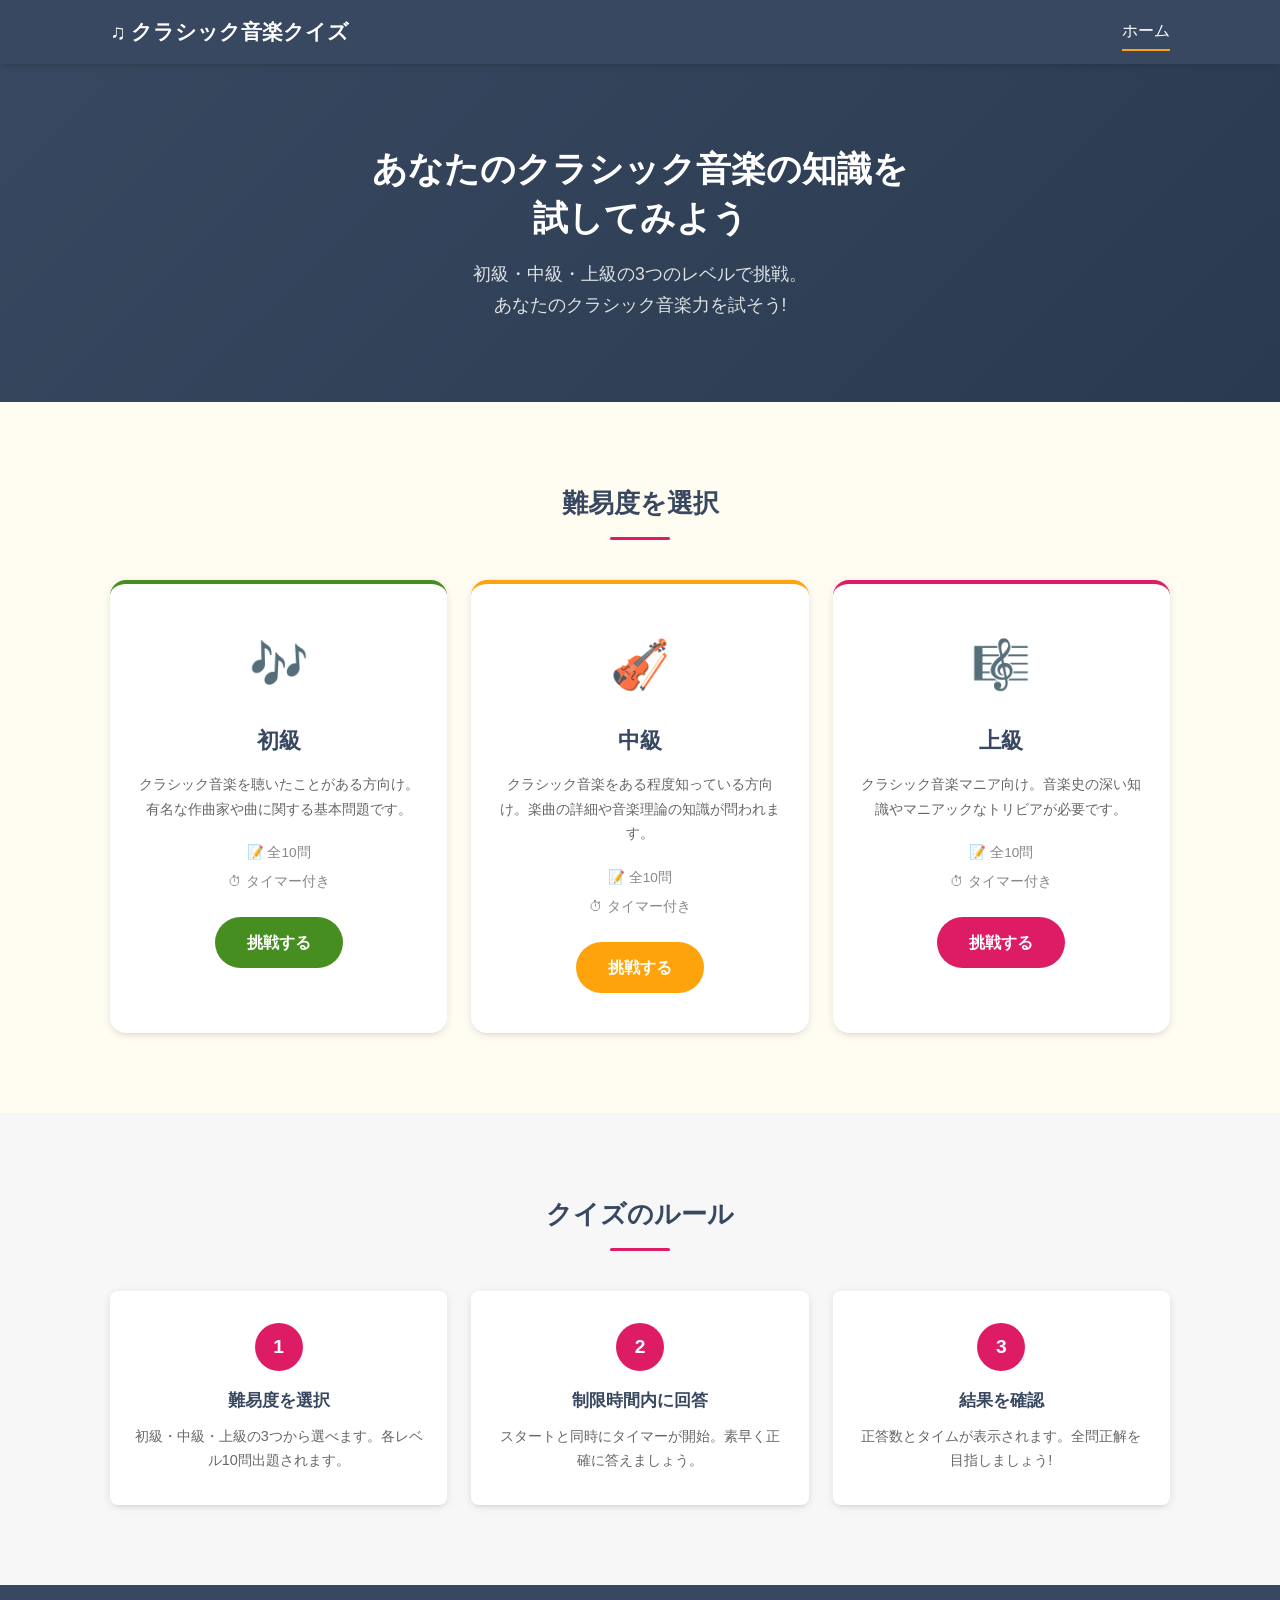
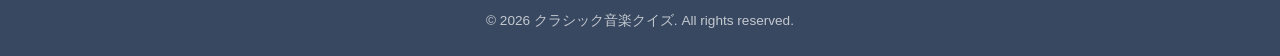
<file: index.html>
<!DOCTYPE html>
<html lang="ja">
<head>
  <meta charset="UTF-8">
  <meta name="viewport" content="width=device-width, initial-scale=1.0">
  <title>クラシック音楽クイズ</title>
  <link rel="stylesheet" href="css/style.css">
</head>
<body>
  <header class="header">
    <div class="header-inner">
      <h1 class="logo">&#9835; クラシック音楽クイズ</h1>
      <nav class="nav">
        <a href="index.html" class="nav-link active">ホーム</a>
      </nav>
    </div>
  </header>

  <main>
    <!-- ヒーローセクション -->
    <section class="hero">
      <div class="hero-inner">
        <h2 class="hero-title">あなたのクラシック音楽の知識を<br>試してみよう</h2>
        <p class="hero-subtitle">初級・中級・上級の3つのレベルで挑戦。<br>あなたのクラシック音楽力を試そう!</p>
      </div>
    </section>

    <!-- 難易度選択セクション -->
    <section class="level-section">
      <div class="container">
        <h2 class="section-title">難易度を選択</h2>
        <div class="level-grid">
          <!-- 初級 -->
          <div class="level-card level-beginner">
            <div class="level-icon">&#127926;</div>
            <h3 class="level-name">初級</h3>
            <p class="level-desc">クラシック音楽を聴いたことがある方向け。有名な作曲家や曲に関する基本問題です。</p>
            <ul class="level-info">
              <li>&#128221; 全10問</li>
              <li>&#9201; タイマー付き</li>
            </ul>
            <a href="quiz.html?level=beginner" class="btn btn-beginner">挑戦する</a>
          </div>

          <!-- 中級 -->
          <div class="level-card level-intermediate">
            <div class="level-icon">&#127931;</div>
            <h3 class="level-name">中級</h3>
            <p class="level-desc">クラシック音楽をある程度知っている方向け。楽曲の詳細や音楽理論の知識が問われます。</p>
            <ul class="level-info">
              <li>&#128221; 全10問</li>
              <li>&#9201; タイマー付き</li>
            </ul>
            <a href="quiz.html?level=intermediate" class="btn btn-intermediate">挑戦する</a>
          </div>

          <!-- 上級 -->
          <div class="level-card level-advanced">
            <div class="level-icon">&#127932;</div>
            <h3 class="level-name">上級</h3>
            <p class="level-desc">クラシック音楽マニア向け。音楽史の深い知識やマニアックなトリビアが必要です。</p>
            <ul class="level-info">
              <li>&#128221; 全10問</li>
              <li>&#9201; タイマー付き</li>
            </ul>
            <a href="quiz.html?level=advanced" class="btn btn-advanced">挑戦する</a>
          </div>
        </div>
      </div>
    </section>

    <!-- ルール説明 -->
    <section class="rules-section">
      <div class="container">
        <h2 class="section-title">クイズのルール</h2>
        <div class="rules-grid">
          <div class="rule-card">
            <div class="rule-number">1</div>
            <h4>難易度を選択</h4>
            <p>初級・中級・上級の3つから選べます。各レベル10問出題されます。</p>
          </div>
          <div class="rule-card">
            <div class="rule-number">2</div>
            <h4>制限時間内に回答</h4>
            <p>スタートと同時にタイマーが開始。素早く正確に答えましょう。</p>
          </div>
          <div class="rule-card">
            <div class="rule-number">3</div>
            <h4>結果を確認</h4>
            <p>正答数とタイムが表示されます。全問正解を目指しましょう!</p>
          </div>
        </div>
      </div>
    </section>
  </main>

  <footer class="footer">
    <div class="container">
      <p>&copy; 2026 クラシック音楽クイズ. All rights reserved.</p>
    </div>
  </footer>
</body>
</html>
</file>
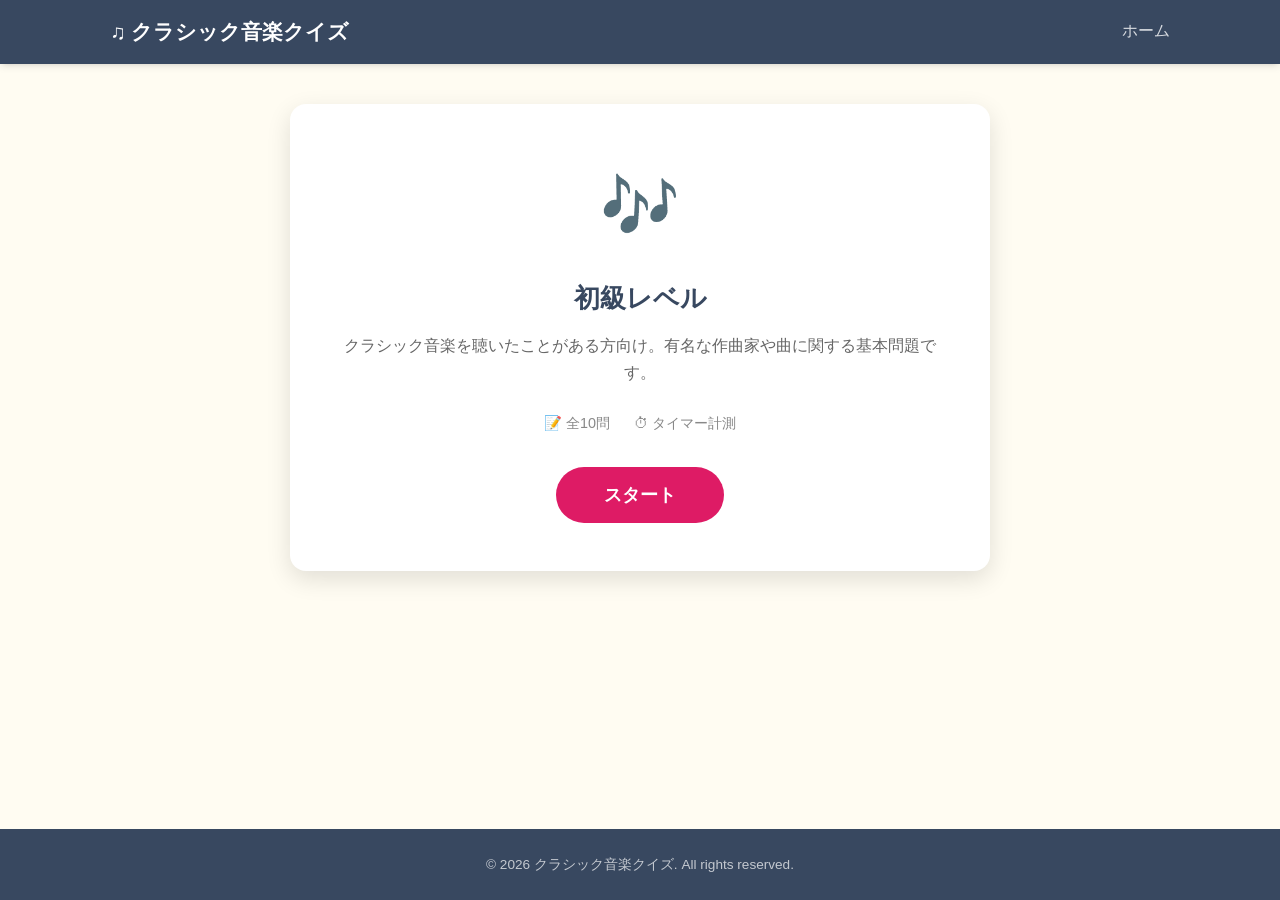
<file: quiz.html>
<!DOCTYPE html>
<html lang="ja">
<head>
  <meta charset="UTF-8">
  <meta name="viewport" content="width=device-width, initial-scale=1.0">
  <title>クイズ | クラシック音楽クイズ</title>
  <link rel="stylesheet" href="css/style.css">
</head>
<body>
  <header class="header">
    <div class="header-inner">
      <h1 class="logo">&#9835; クラシック音楽クイズ</h1>
      <nav class="nav">
        <a href="index.html" class="nav-link">ホーム</a>
      </nav>
    </div>
  </header>

  <main>
    <div class="container quiz-container">
      <!-- スタート画面 -->
      <div id="quiz-start" class="quiz-start">
        <div class="start-card">
          <div class="start-icon" id="start-icon"></div>
          <h2 id="start-level-name"></h2>
          <p id="start-level-desc"></p>
          <div class="start-info">
            <span>&#128221; 全10問</span>
            <span>&#9201; タイマー計測</span>
          </div>
          <button id="start-btn" class="btn btn-primary btn-large">スタート</button>
        </div>
      </div>

      <!-- クイズ画面 -->
      <div id="quiz-play" class="quiz-play hidden">
        <div class="quiz-header">
          <div class="quiz-progress">
            <span id="current-question">1</span> / <span id="total-questions">10</span>
          </div>
          <div class="quiz-timer">
            <span class="timer-icon">&#9201;</span>
            <span id="timer">00:00</span>
          </div>
          <div class="quiz-score">
            正解: <span id="score">0</span>
          </div>
        </div>
        <div class="progress-bar">
          <div class="progress-fill" id="progress-fill"></div>
        </div>
        <div class="question-card">
          <h3 class="question-number" id="question-number">Q1</h3>
          <p class="question-text" id="question-text"></p>
          <div class="choices" id="choices"></div>
        </div>
        <div class="answer-feedback hidden" id="answer-feedback">
          <div class="feedback-icon" id="feedback-icon"></div>
          <p class="feedback-text" id="feedback-text"></p>
          <p class="feedback-explanation" id="feedback-explanation"></p>
          <button id="next-btn" class="btn btn-primary">次の問題</button>
        </div>
      </div>

      <!-- 結果画面 -->
      <div id="quiz-result" class="quiz-result hidden">
        <div class="result-card">
          <h2 class="result-title">クイズ結果</h2>
          <div class="result-level" id="result-level"></div>
          <div class="result-stats">
            <div class="stat-item">
              <div class="stat-value" id="result-score">0</div>
              <div class="stat-label">正解数</div>
            </div>
            <div class="stat-item">
              <div class="stat-value" id="result-total">10</div>
              <div class="stat-label">問題数</div>
            </div>
            <div class="stat-item">
              <div class="stat-value" id="result-time">00:00</div>
              <div class="stat-label">タイム</div>
            </div>
          </div>
          <div class="result-message" id="result-message"></div>
          <div class="result-actions">
            <a href="" id="retry-btn" class="btn btn-primary">もう一度挑戦</a>
            <a href="index.html" class="btn btn-outline">ホームに戻る</a>
          </div>
        </div>
      </div>
    </div>
  </main>

  <footer class="footer">
    <div class="container">
      <p>&copy; 2026 クラシック音楽クイズ. All rights reserved.</p>
    </div>
  </footer>

  <script src="js/questions.js"></script>
  <script src="js/quiz.js"></script>
</body>
</html>
</file>
<file: css/style.css>
/* =====================================================
   クラシック音楽クイズ - スタイルシート
   リベシティ公式サイト参考デザイン
   ===================================================== */

/* --- リセット & ベース --- */
*,
*::before,
*::after {
  margin: 0;
  padding: 0;
  box-sizing: border-box;
}

:root {
  --color-primary: #384860;
  --color-accent: #de1b65;
  --color-green: #478e21;
  --color-orange: #ffa30d;
  --color-red: #ff6060;
  --color-purple: #7a329e;
  --color-bg: #fffcf2;
  --color-white: #ffffff;
  --color-light: #f7f7f7;
  --color-card: #F2F5F8;
  --color-text: #333333;
  --color-heading: #384860;
  --color-link: #478e21;
  --radius-sm: 4px;
  --radius-md: 8px;
  --radius-lg: 16px;
  --radius-pill: 80px;
  --shadow: 0 2px 8px rgba(0, 0, 0, 0.1), 0 4px 4px -4px rgba(0, 0, 0, 0.1);
  --shadow-lg: 0 8px 24px rgba(0, 0, 0, 0.12);
  --transition: all 0.25s ease;
  --font-main: "Helvetica Neue", Arial, "Hiragino Kaku Gothic ProN", "Hiragino Sans", Meiryo, sans-serif;
}

html {
  scroll-behavior: smooth;
}

body {
  font-family: var(--font-main);
  color: var(--color-text);
  background-color: var(--color-bg);
  line-height: 1.7;
  min-height: 100vh;
  display: flex;
  flex-direction: column;
}

main {
  flex: 1;
}

a {
  text-decoration: none;
  color: var(--color-link);
  transition: var(--transition);
}

a:hover {
  opacity: 0.8;
}

ul {
  list-style: none;
}

.container {
  max-width: 1100px;
  margin: 0 auto;
  padding: 0 20px;
}

/* --- ヘッダー --- */
.header {
  background: var(--color-primary);
  color: var(--color-white);
  position: sticky;
  top: 0;
  z-index: 100;
  box-shadow: var(--shadow);
}

.header-inner {
  max-width: 1100px;
  margin: 0 auto;
  padding: 0 20px;
  display: flex;
  align-items: center;
  justify-content: space-between;
  height: 64px;
}

.logo {
  font-size: 1.3rem;
  font-weight: bold;
  color: var(--color-white);
}

.nav {
  display: flex;
  gap: 24px;
}

.nav-link {
  color: rgba(255, 255, 255, 0.8);
  font-weight: 500;
  padding: 4px 0;
  border-bottom: 2px solid transparent;
}

.nav-link:hover,
.nav-link.active {
  color: var(--color-white);
  opacity: 1;
  border-bottom-color: var(--color-orange);
}

/* --- ヒーローセクション --- */
.hero {
  background: linear-gradient(135deg, var(--color-primary) 0%, #2a3a50 100%);
  color: var(--color-white);
  text-align: center;
  padding: 80px 20px;
}

.hero-title {
  font-size: 2.2rem;
  font-weight: bold;
  margin-bottom: 16px;
  line-height: 1.4;
}

.hero-subtitle {
  font-size: 1.1rem;
  opacity: 0.85;
  line-height: 1.8;
}

/* --- セクション共通 --- */
.section-title {
  text-align: center;
  font-size: 1.6rem;
  color: var(--color-heading);
  margin-bottom: 40px;
  position: relative;
}

.section-title::after {
  content: "";
  display: block;
  width: 60px;
  height: 3px;
  background: var(--color-accent);
  margin: 12px auto 0;
  border-radius: 2px;
}

/* --- 難易度選択カード --- */
.level-section {
  padding: 80px 0;
}

.level-grid {
  display: grid;
  grid-template-columns: repeat(3, 1fr);
  gap: 24px;
}

.level-card {
  background: var(--color-white);
  border-radius: var(--radius-lg);
  padding: 40px 28px;
  text-align: center;
  box-shadow: var(--shadow);
  transition: var(--transition);
  border-top: 4px solid transparent;
}

.level-card:hover {
  transform: translateY(-4px);
  box-shadow: var(--shadow-lg);
}

.level-beginner { border-top-color: var(--color-green); }
.level-intermediate { border-top-color: var(--color-orange); }
.level-advanced { border-top-color: var(--color-accent); }

.level-icon {
  font-size: 3rem;
  margin-bottom: 16px;
}

.level-name {
  font-size: 1.4rem;
  color: var(--color-heading);
  margin-bottom: 12px;
}

.level-desc {
  font-size: 0.9rem;
  color: #666;
  margin-bottom: 20px;
  line-height: 1.7;
}

.level-info {
  display: flex;
  flex-direction: column;
  gap: 6px;
  font-size: 0.85rem;
  color: #888;
  margin-bottom: 24px;
}

/* --- ボタン --- */
.btn {
  display: inline-block;
  padding: 12px 32px;
  border-radius: var(--radius-pill);
  font-weight: bold;
  font-size: 1rem;
  cursor: pointer;
  border: none;
  transition: var(--transition);
  text-align: center;
}

.btn:hover {
  opacity: 0.85;
  transform: translateY(-1px);
}

.btn-primary {
  background: var(--color-accent);
  color: var(--color-white);
}

.btn-secondary {
  background: var(--color-primary);
  color: var(--color-white);
}

.btn-outline {
  background: transparent;
  color: var(--color-primary);
  border: 2px solid var(--color-primary);
}

.btn-beginner {
  background: var(--color-green);
  color: var(--color-white);
}

.btn-intermediate {
  background: var(--color-orange);
  color: var(--color-white);
}

.btn-advanced {
  background: var(--color-accent);
  color: var(--color-white);
}

.btn-large {
  padding: 16px 48px;
  font-size: 1.1rem;
}

.btn-small {
  padding: 8px 20px;
  font-size: 0.85rem;
}

/* --- ルールセクション --- */
.rules-section {
  padding: 80px 0;
  background: var(--color-light);
}

.rules-grid {
  display: grid;
  grid-template-columns: repeat(3, 1fr);
  gap: 24px;
}

.rule-card {
  background: var(--color-white);
  border-radius: var(--radius-md);
  padding: 32px 24px;
  text-align: center;
  box-shadow: var(--shadow);
}

.rule-number {
  width: 48px;
  height: 48px;
  line-height: 48px;
  border-radius: 50%;
  background: var(--color-accent);
  color: var(--color-white);
  font-weight: bold;
  font-size: 1.2rem;
  margin: 0 auto 16px;
}

.rule-card h4 {
  color: var(--color-heading);
  margin-bottom: 8px;
  font-size: 1.05rem;
}

.rule-card p {
  font-size: 0.9rem;
  color: #666;
}

/* --- クイズページ --- */
.quiz-container {
  padding: 40px 0 80px;
  max-width: 700px;
}

.hidden {
  display: none !important;
}

/* スタート画面 */
.start-card {
  background: var(--color-white);
  border-radius: var(--radius-lg);
  padding: 48px 40px;
  text-align: center;
  box-shadow: var(--shadow-lg);
}

.start-icon {
  font-size: 4rem;
  margin-bottom: 16px;
}

.start-card h2 {
  font-size: 1.6rem;
  color: var(--color-heading);
  margin-bottom: 12px;
}

.start-card p {
  color: #666;
  margin-bottom: 24px;
}

.start-info {
  display: flex;
  justify-content: center;
  gap: 24px;
  font-size: 0.9rem;
  color: #888;
  margin-bottom: 32px;
}

/* クイズ画面 */
.quiz-header {
  display: flex;
  justify-content: space-between;
  align-items: center;
  margin-bottom: 8px;
  font-weight: bold;
  color: var(--color-heading);
}

.quiz-timer {
  font-size: 1.2rem;
  color: var(--color-accent);
}

.timer-icon {
  margin-right: 4px;
}

.progress-bar {
  width: 100%;
  height: 6px;
  background: #e0e0e0;
  border-radius: 3px;
  margin-bottom: 32px;
  overflow: hidden;
}

.progress-fill {
  height: 100%;
  background: linear-gradient(90deg, var(--color-green), var(--color-orange));
  border-radius: 3px;
  transition: width 0.3s ease;
  width: 0%;
}

.question-card {
  background: var(--color-white);
  border-radius: var(--radius-lg);
  padding: 36px 32px;
  box-shadow: var(--shadow);
  margin-bottom: 20px;
}

.question-number {
  color: var(--color-accent);
  font-size: 1rem;
  margin-bottom: 12px;
}

.question-text {
  font-size: 1.15rem;
  color: var(--color-heading);
  font-weight: 600;
  line-height: 1.7;
  margin-bottom: 28px;
}

.choices {
  display: flex;
  flex-direction: column;
  gap: 12px;
}

.choice-btn {
  width: 100%;
  padding: 14px 20px;
  border: 2px solid #e0e0e0;
  border-radius: var(--radius-md);
  background: var(--color-white);
  font-size: 1rem;
  font-family: var(--font-main);
  color: var(--color-text);
  cursor: pointer;
  transition: var(--transition);
  text-align: left;
}

.choice-btn:hover {
  border-color: var(--color-primary);
  background: var(--color-card);
}

.choice-btn.correct {
  border-color: var(--color-green);
  background: #e8f5e1;
  color: var(--color-green);
  font-weight: bold;
}

.choice-btn.wrong {
  border-color: var(--color-red);
  background: #ffeaea;
  color: var(--color-red);
}

.choice-btn:disabled {
  cursor: default;
  opacity: 0.7;
}

.choice-btn:disabled:hover {
  transform: none;
}

/* 回答フィードバック */
.answer-feedback {
  background: var(--color-white);
  border-radius: var(--radius-lg);
  padding: 28px 32px;
  text-align: center;
  box-shadow: var(--shadow);
  animation: fadeIn 0.3s ease;
}

.feedback-icon {
  font-size: 2.5rem;
  margin-bottom: 8px;
}

.feedback-text {
  font-size: 1.2rem;
  font-weight: bold;
  margin-bottom: 8px;
}

.feedback-text.correct {
  color: var(--color-green);
}

.feedback-text.wrong {
  color: var(--color-red);
}

.feedback-explanation {
  font-size: 0.9rem;
  color: #666;
  margin-bottom: 20px;
  line-height: 1.7;
}

/* 結果画面 */
.result-card {
  background: var(--color-white);
  border-radius: var(--radius-lg);
  padding: 48px 40px;
  text-align: center;
  box-shadow: var(--shadow-lg);
  animation: fadeIn 0.5s ease;
}

.result-title {
  font-size: 1.8rem;
  color: var(--color-heading);
  margin-bottom: 8px;
}

.result-level {
  display: inline-block;
  padding: 4px 16px;
  border-radius: var(--radius-pill);
  font-size: 0.85rem;
  font-weight: bold;
  color: var(--color-white);
  margin-bottom: 32px;
}

.result-stats {
  display: flex;
  justify-content: center;
  gap: 40px;
  margin-bottom: 32px;
}

.stat-item {
  text-align: center;
}

.stat-value {
  font-size: 2.4rem;
  font-weight: bold;
  color: var(--color-heading);
}

.stat-label {
  font-size: 0.85rem;
  color: #888;
  margin-top: 4px;
}

.result-message {
  font-size: 1.1rem;
  color: var(--color-text);
  margin-bottom: 32px;
  padding: 16px;
  background: var(--color-card);
  border-radius: var(--radius-md);
  line-height: 1.7;
}

.result-actions {
  display: flex;
  flex-direction: column;
  align-items: center;
  gap: 12px;
}

/* --- フッター --- */
.footer {
  background: var(--color-primary);
  color: rgba(255, 255, 255, 0.7);
  text-align: center;
  padding: 24px 20px;
  font-size: 0.85rem;
  margin-top: auto;
}

/* --- アニメーション --- */
@keyframes fadeIn {
  from { opacity: 0; transform: translateY(10px); }
  to { opacity: 1; transform: translateY(0); }
}

/* --- レスポンシブ --- */
@media (max-width: 899px) {
  .level-grid,
  .rules-grid {
    grid-template-columns: 1fr;
    gap: 20px;
  }

  .hero-title {
    font-size: 1.6rem;
  }

  .hero {
    padding: 50px 20px;
  }
}

@media (max-width: 599px) {
  .header-inner {
    height: 56px;
  }

  .logo {
    font-size: 1.1rem;
  }

  .nav {
    gap: 16px;
  }

  .nav-link {
    font-size: 0.9rem;
  }

  .level-section {
    padding: 50px 0;
  }

  .rules-section {
    padding: 50px 0;
  }

  .start-card,
  .result-card {
    padding: 32px 20px;
  }

  .question-card {
    padding: 24px 20px;
  }

  .result-stats {
    gap: 20px;
  }

  .stat-value {
    font-size: 1.8rem;
  }

}
</file>
